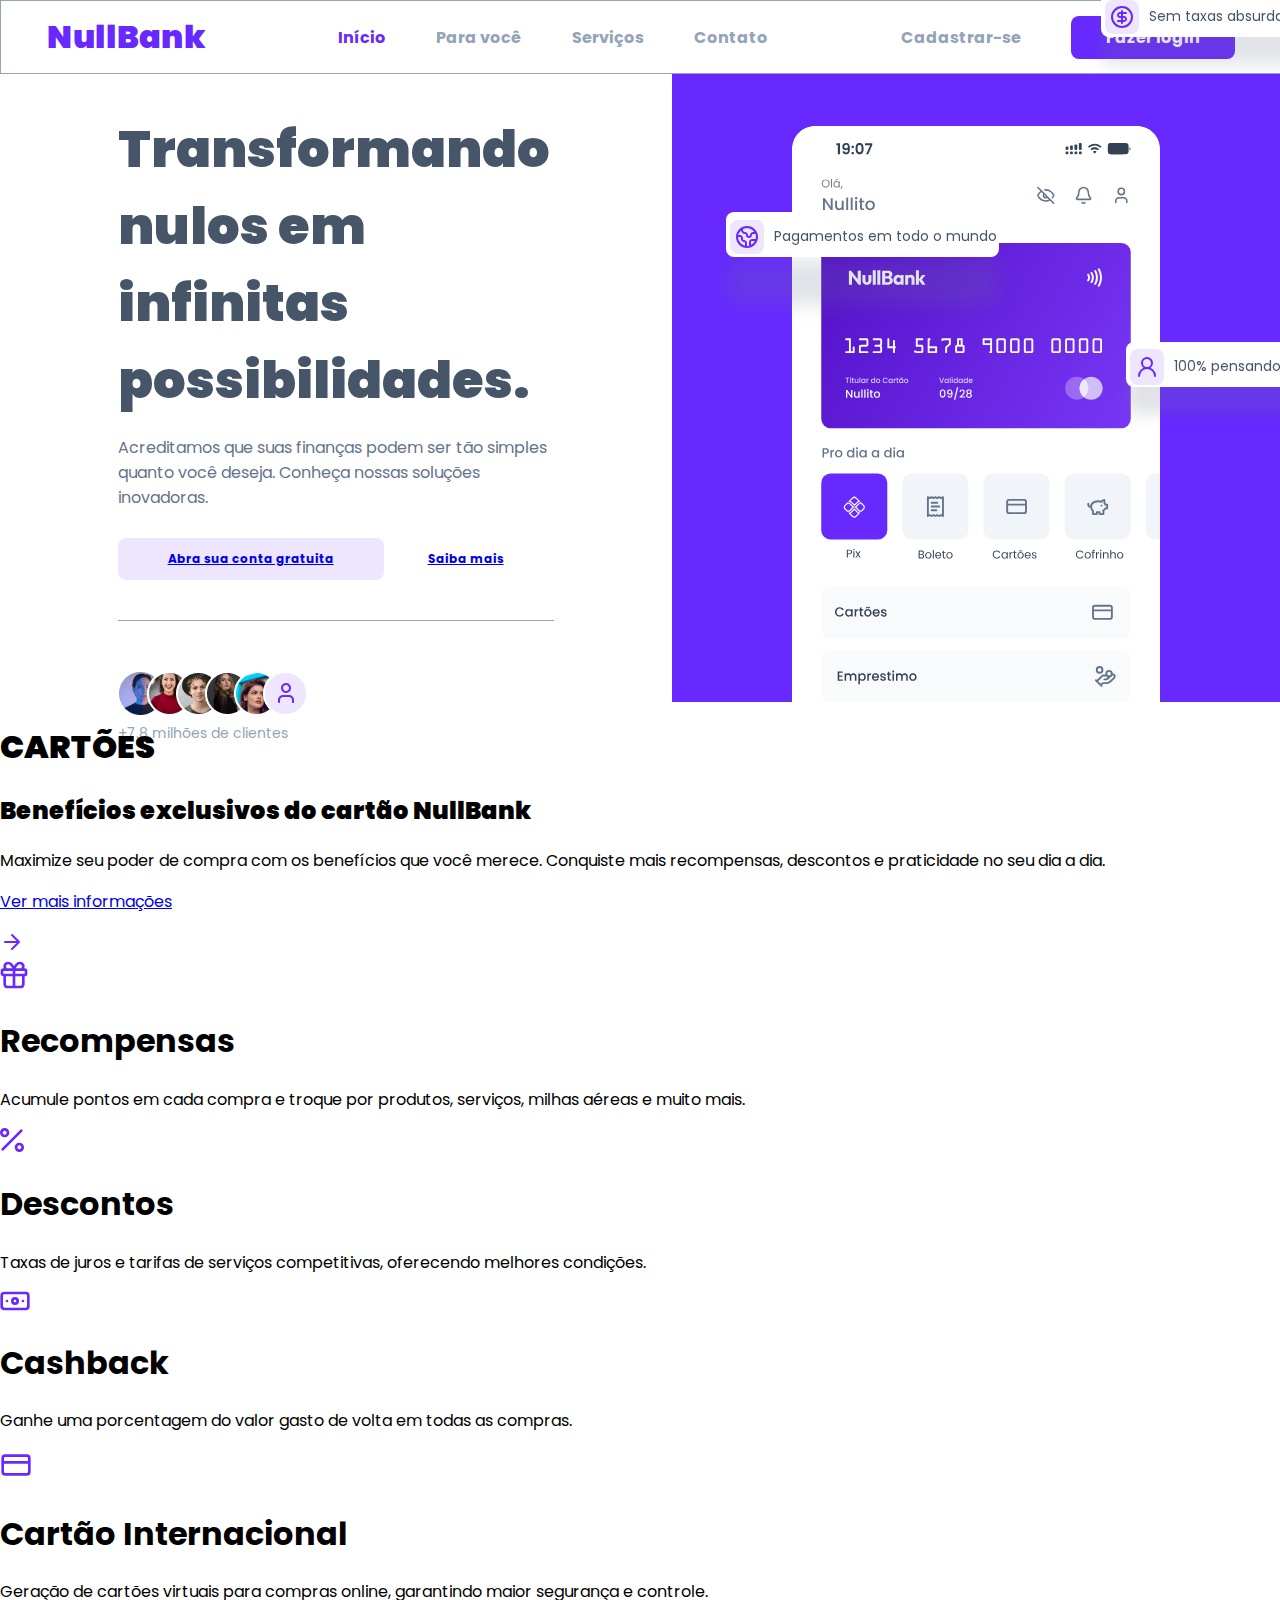
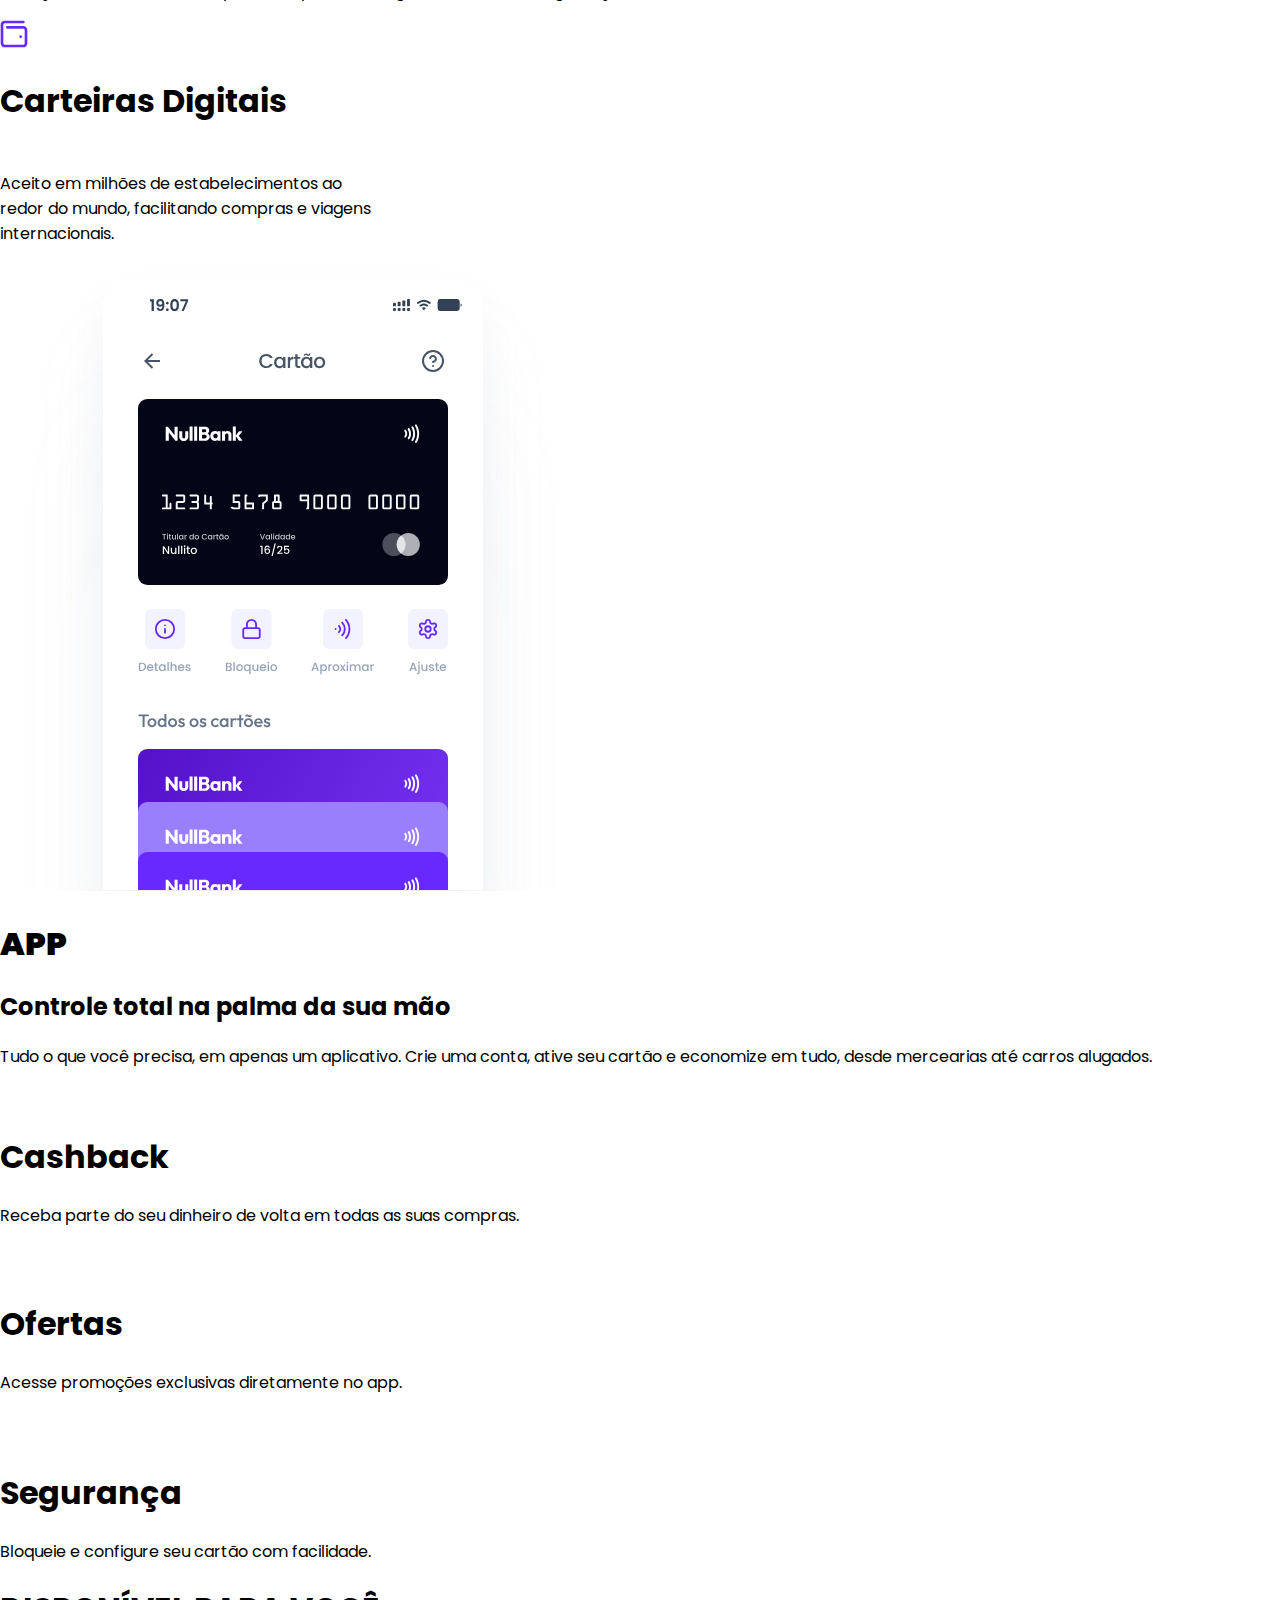
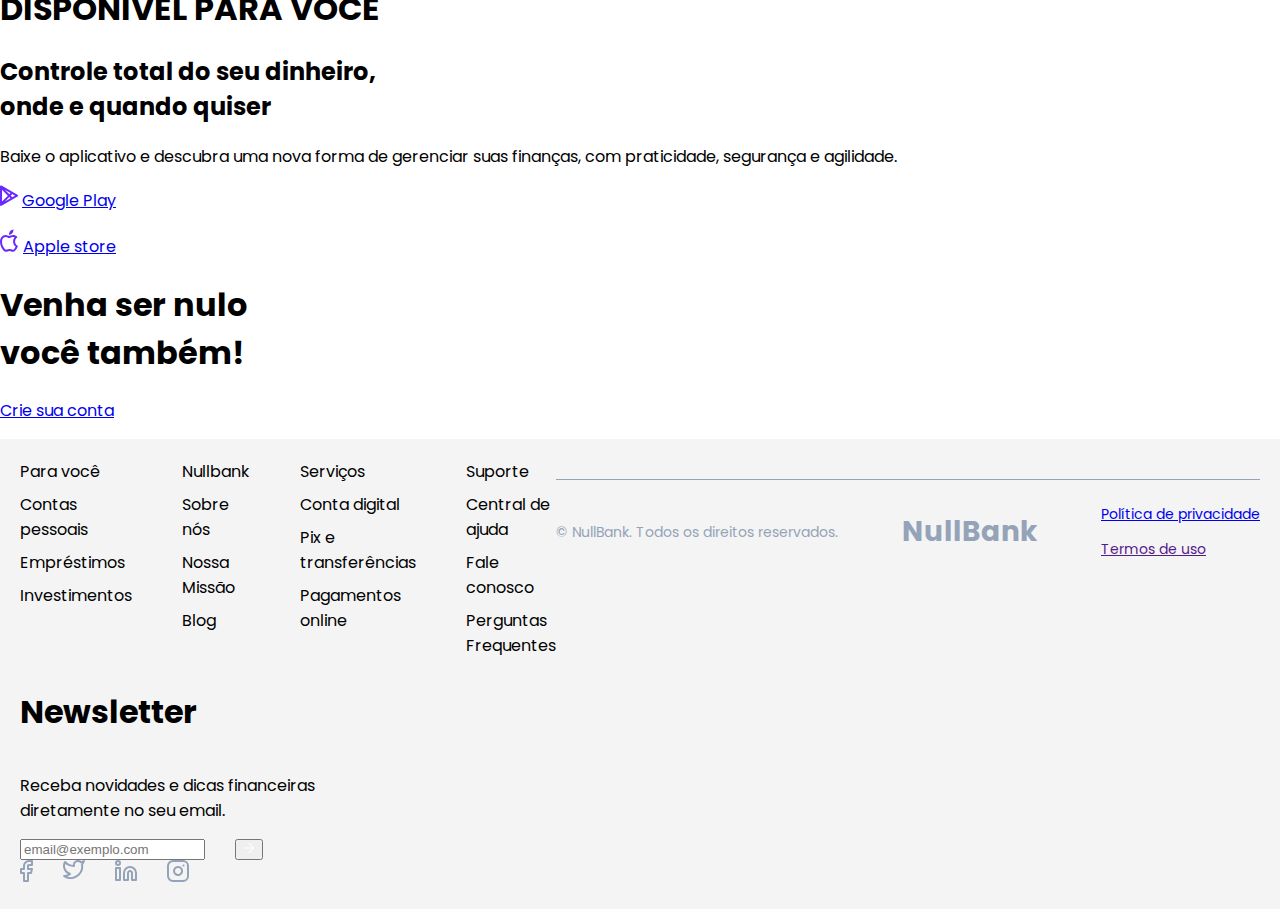
<file: index.html>
<!DOCTYPE html>
<html lang="pt-br">
<head>
    <meta charset="UTF-8">
    <meta name="viewport" content="width=device-width, initial-scale=1.0">
    <link rel="stylesheet" href="style.css">
    <link rel="shortcut icon" href="images/favicon.ico" type="image/x-icon">
    <title>Nullbank</title>
</head>
<body>
       <!-- INICIO DO HEADER-->
    <header>
        <h1><strong>NullBank</strong></h1>
        <nav>
            <ul>
                <li><a href="index.html"id="menu"><strong>Início</strong></a></li>
                <li><a href="404.html" class="roxomenu"><strong>Para você</strong></a></li>
                <li><a href="404.html" class="roxomenu"><strong>Serviços</strong></a></li>
                <li><a href="contact.html" class="roxomenu"><strong>Contato</strong></a></li>    
            </ul>
        </nav>
        <nav>
            <ul>
                <li><a href="404.html" class="roxomenu"><strong>Cadastrar-se</strong></a></li>
                <li id="loginbutton"><a href="404.html" id="login"><strong>Fazer login</strong></a></li>
             </ul>
        </nav>
    </header>
    <!-- INICIO DAS PAGINAS-->
    <main>
           <!-- Primeira tela-->
        <section id="firstcontainer">
            <section id="leftcontainer">
                <div id="centerleftcontainer">
                    <div class="accounttext">
                        <h1><br><strong>Transformando</br> nulos em infinitas</br> possibilidades.</strong></h1>
                        <p>Acreditamos que suas finanças podem ser tão simples<br> quanto você deseja. Conheça nossas soluções inovadoras.</br></p>
                    </div>
                    <div class="openaccount">
                        <p class="openaccountbutton"><strong><a href="404.html">Abra sua conta gratuita</a></strong></p>
                        <p id="sideopen"><strong><a href="404.html">Saiba mais</a></strong></p>
                    </div>
                    <div class="avatars">
                        <img src="images/avatars.png" alt="Fotos de clientes">
                        <p>+7.8 milhões de clientes</p>
                    </div>
                </div>
            </section>
            <!-- Segunda tela-->
            <section id="rightcontainer">
                <div class="baloons">
                    <div class="designbaloons1" id="baloon01">
                        <div id="positionballon">
                             <div><img class="imgballon" src="images/icon01.svg" alt=""></div>
                             <p>
                             Sem taxas absurdas
                            </p>
                        </div>
                    </div>
                    <div class="designbaloons2" id="baloon02">
                        <div id="positionballon">
                            <div><img class="imgballon" src="images/icon02.svg" alt=""></div>
                            <p>
                                Pagamentos em todo o mundo
                            </p>
                        </div>
                    </div>
                    <div class="designbaloons3" id="baloon03">
                        <div id="positionballon" >
                            <div><img class="imgballon" id="fixpadding" src="images/icon03.svg" alt=""></div>
                            <p>
                                100% pensando em você
                            </p>
                        </div>
                    </div>
                </div>
                <img id="imgbaloon" src="images/card01.svg" alt="">
            </section>
        </section>
        <!-- Inicio do container com os beneficios NULLBANK-->
         <section class="containerbenefits">
            <div class="containerbenefitscenter">
                <div class="contaienrbenefitscenterinformations">
                    <h1><strong>CARTÕES</strong></h1>
                        <h2><strong id="beneficioscolor">Benefícios exclusivos do cartão </strong><strong id="nullbankcolor">NullBank</strong></h2>
                        <p>Maximize seu poder de compra com os benefícios que você merece. Conquiste mais recompensas, descontos e praticidade no seu dia a dia.</p>
                    <div class="containerbenefitscenterinformationssee">
                        <p>
                            <a href="404.html">Ver mais informações</a>
                        </p>
                        <img src="images/arrow-right.svg" alt="">
                    </div>
                </div>
                <div class="containerbenefitscentersquares">
                    <div class="containerbenefitscentersquares01">
                        <div id="containerbenefitsdesign">
                            <div class="containerbenefitsimg">
                                <img src="images/icongiftpurple.svg" alt=""id="backgroundbenefitsimage">
                                <h1>Recompensas</h1>
                            </div>
                            <p>
                                Acumule pontos em cada compra e troque por produtos, serviços, milhas aéreas e muito mais.
                            </p>
                        </div>
                        <div id="containerbenefitsdesign" class="fixdesconto">
                            <div class="containerbenefitsimg">
                                <img src="images/iconpercentepurple.svg" alt=""id="backgroundbenefitsimage">
                                <h1>Descontos</h1>
                               
                            </div>
                            <p>
                                Taxas de juros e tarifas de serviços competitivas, oferecendo melhores condições.
                            </p>
                        </div>
                    </div>
                    <div class="containerbenefitscentersquare02">
                        <div class="containerbenefitscentersquares02" id="containerbenefitsdesign">
                            <div class="containerbenefitsimg">
                                <img src="images/iconcashpurple.svg" alt=""id="backgroundbenefitsimage">
                                <h1>
                                    Cashback
                                </h1>
                            </div>
                            <p>
                                Ganhe uma porcentagem do valor gasto de volta em todas as compras.
                            </p>
                        </div>
                        <div class="containerbenefitscentersquares02" id="containerbenefitsdesign">
                            <div class="containerbenefitsimg" id="">
                                <img src="images/iconcardpurple.svg" alt="" id="backgroundbenefitsimage">
                                <h1>
                                    Cartão Internacional
                                </h1>
                            </div>
                            <p>
                                Geração de cartões virtuais para compras online, garantindo maior segurança e controle.
                            </p>
                        </div>
                    </div>
                    <div class="containerbenefitscentersquare03" id="containerbenefitsdesign02">
                        <div class="wallet" id="fixwallet" >
                            <img src="images/iconwalletpurple.svg" alt="" id="backgroundbenefitsimage02">
                            <h1>
                                Carteiras Digitais
                            </h1>
                        </div>
                        <p>
                            <br>Aceito em milhões de estabelecimentos ao</br> redor do mundo, facilitando compras e viagens <br>internacionais.</br>
                        </p>
                    </div>
                </div>
            </div>
         </section>
        <!-- Inicio do container com o aplicativo-->
        <section class="containerapp">
            <section class="containerapp2">
                <div class="containerapp3">
                    <div id="backgroundapp">
                    </div>
                    <div id="imgapp">
                        <img src="images/app.svg" alt="">
                    </div>
                </div>
                <div class="containerappright">
                    <div class="controlapp">
                        <h1><strong>APP</strong></h1>
                        <h2>Controle total na palma da sua mão</h2>
                        <p>Tudo o que você precisa, em apenas um aplicativo. Crie uma conta, ative seu cartão e economize em tudo, desde mercearias até carros alugados.</p>
                    </div>
                        <div class="containerblock">
                            <div class="imgbackground"><img src="images/iconcash.svg" class="imgfix" alt=""></div>
                            <div class="spacing">
                                <h1>Cashback</h1>
                                <p>Receba parte do seu dinheiro de volta em todas as suas compras.</p>
                            </div>
                        </div>
                        <div class="containerblock">
                            <div class="imgbackground"><img src="images/icongift.svg" class="imgfix" alt=""></div>
                            <div class="spacing">
                                <h1>Ofertas</h1>
                                <p>Acesse promoções exclusivas diretamente no app.</p>
                            </div>
                        </div>
                        <div class="containerblock">
                            <div class="imgbackground"><img src="images/iconshield.svg " class="imgfix" alt=""></div>
                            <div class="spacing">
                                <h1>Segurança</h1>
                                <p>Bloqueie e configure seu cartão com facilidade.</p>
                            </div>
                        </div>
                </div>
            </section>
        </section>
        <!-- Inicio do container com link da appstore-->
        <section class="containerappstore">
            <div class="containerappstoretext">
                <h1>DISPONÍVEL PARA VOCÊ</h1>
                <h2>Controle total do seu dinheiro,<br>onde e quando quiser</br></h2>
                <p id="downloadapp">Baixe o aplicativo e descubra uma nova forma de gerenciar suas finanças, com praticidade, segurança e agilidade.</p>
                <div id="appstorebutton">
                    <p id="buttonapp">
                        <img src="images/google.svg" alt="">
                        <a href="https://play.google.com/store/games?device=windows&&utm_source=latam_Med&utm_medium=hasem&utm_content=Dec1622&utm_campaign=Evergreen&pcampaignid=MKT-EDR-latam-br-1710138+-Med-hasem-py-Evergreen-Dec1622-Text_Search_BKWS-id_102353_%7CEXA%7CONSEM_kwid_43700074624718074_adgroupid_145056775856_keywordid_kwd-35838016136&gad_source=1&gclid=CjwKCAiA7Y28BhAnEiwAAdOJUOcdx0rPB3pJ5tB02rg6VOMS9Ugy0usM5ddQXdh0PTWY01zYPwpbPhoCa7MQAvD_BwE">Google Play</a>
                    </p>
                    <p id="buttonapp">
                        <img src="images/appstore.svg" alt="">
                        <a href="https://apps.apple.com/br/charts/iphone">Apple store</a>
                    </p>
                </div>
            </div>
            <div>
                <div id="card">
                </div>
                <div id="secondcard">
                </div>
            </div>
        </section>
       <!-- Inicio do container com imagem-->
        <section class="containerimg">
            <div class="containerimgtext">
                <h1>Venha ser nulo <br>você também!</br></h1>
                <div class="containerimgopenaccount">
                    <p><a href="404.html">Crie sua conta</a></p>
                </div>
            </div>
        </section>

    </main>
       <!-- Inicio do footer-->
    <footer>
        <section class="firstfooter">
                <div class="navandmedia" >
                    <section class="aboutfooter">
                        <nav class="navfooter">
                            <ul>
                                <li id="tittleli">Para você</li>
                                <li>Contas pessoais</li>
                                <li>Empréstimos</li>
                                <li>Investimentos</li>
                            </ul>
                            <ul>
                                <li id="tittleli">Nullbank</li>
                                <li>Sobre nós</li>
                                <li>Nossa Missão</li>
                                <li>Blog</li>
                            </ul>
                            <ul>
                                <li id="tittleli">Serviços</li>
                                <li>Conta digital</li>
                                <li>Pix e transferências</li>
                                <li>Pagamentos online</li>
                            </ul>
                            <ul>
                                <li id="tittleli">Suporte</li>
                                <li>Central de ajuda</li>
                                <li>Fale conosco</li>
                                <li>Perguntas Frequentes</li>
                            </ul>
                        </nav>
                    </section>
                    <aside>
                        <section class="socialmedia">
                            <h1>Newsletter</h1>
                            <p>Receba novidades e dicas financeiras<br> diretamente no seu email.</br></p>
                            <div class="newsletter">
                                <input type="text" placeholder="email@exemplo.com">
                                <button><img src="images/whitearrow.svg" alt="Enviar"></button>
                            </div>
                            <div class="footericons">
                                <a href="https://www.facebook.com/?locale=pt_BR" target="_blank"><img src="images/icon04.svg" alt="Ícone 1"></a>
                                <a href="https://x.com/?lang=pt" target="_blank"><img src="images/icon05.svg" alt="Ícone 2"></a>
                                <a href="https://www.linkedin.com/home" target="_blank"><img src="images/icon06.svg" alt="Ícone 3"></a>
                                <a href="https://www.instagram.com/accounts/login/?source=logged_out_megaphone_signup" target="_blank"><img src="images/icon07.svg" alt="Ícone 4"></a>
                            </div>
                        </section>
                    </aside>
                    </section>
                </div>
        <section id="copyright">
            <div>
                <p>&copy; NullBank. Todos os direitos reservados.</p>
            </div>
            <div>
                <h1>NullBank</h1>
            </div>
            <div class="politic">
                <p><a href="404.html"><a href="404.html">Política de privacidade</a></a></p>
                <p id="fixpolitic"><a href="404.html"><a href="">Termos de uso</a></a></p>
            </div>
        </section>
    </footer>
    
<script src="script.js"></script>
</body>
</html>
</file>
<file: style.css>
@import url('https://fonts.googleapis.com/css2?family=Poppins:ital,wght@0,100;0,200;0,300;0,400;0,500;0,600;0,700;0,800;0,900;1,100;1,200;1,300;1,400;1,500;1,600;1,700;1,800;1,900&display=swap');


body{
    margin: 0px;
    border: 0px;
}

/*Inicio do CCS do HEADER*/
header{
    display: flex;
    justify-content: space-around;
    align-items: center;
    font-family: 'Poppins',serif;
    width: 100%;
    height: 72px;
    position: fixed;
    background-color: #ffffff;
    border: 1px solid #94a3b8 !important

}

header h1{
    color: #6729FF;
}


header ul {
    display: inline-flex;
    list-style: none;
    gap: 50px;

}

header a{
    text-decoration: none;
    color: #94A3B8;
}

#menu{
    color: #6729FF;
}

#login {
    color: #ffffff;
    background-color: #6729FF;
    padding: 10px 35px 10px 35px;
    border-radius: 8px 8px;
}

/*Inicio do CCS da primeira sessão da 1 página */

 main{
    font-family: 'Poppins',serif;
}

/*Estilo do bloco geral da primeira pagina*/
#firstcontainer{
    display: grid;
    grid-template-columns: 52.50% 47.50%;
    height: 702px;
}


/*Estilo do primeiro bloco da esquerda*/
#leftcontainer{
    display: flex;
    align-items: center;
    justify-content: center;
    height: 702px;
}

/*Estilo do CENTRO DO primeiro bloco da esquerda (POSICIONAMENTO E TAMANHO DOS ELEMENTOS)*/
#centerleftcontainer{
    height: 702px;
    width: 65%;
    align-items: center;

}

.accounttext h1{
    color: #475569;
    font-size: 45px;

}

.openaccount {
    margin-bottom: 28px;
}
.openaccount p{
    display: inline-block;
    font-size: 12px;

}
/*Botão de abra sua conta na esquerda do bloco*/
.openaccountbutton{
    background-color: #EEE5FF;
    color: #6729FF;
    padding: 12px 50px 12px 50px;
    border-radius: 8px 8px;
    
}
#sideopen{
    padding-left: 40px; 
    color: #64748B;
}

.accounttext{
    justify-content: center;

}
.accounttext h1{
    color: #475569;
    margin-bottom: 15px;
    font-size: 3.2em;
}
.accounttext p{
    color: #64748B;
    font-size: 16px;
}

.avatars{
    border-top: 1px solid  #94a3b8;
    padding-top: 50px;

}

.avatars p{
    color: #94A3B8;
    font-size: 14px;
    margin-top: 0px;

}

/*Inicio do bloco da primeira pagina parte da direita ( app)*/


/*Estilo do primeiro bloco da direita*/



#rightcontainer{
    display: flex;
    align-items: end;
    justify-content: center;
    background-color: #6729FF;
    height: 702px;

}

/*APP com balões*/
#positionballon{
    display: inline-flex;
    gap: 10px;

}

#positionballon div{
    display: flex;
    align-items: center;
    justify-content: center;
    padding-left: 1px;
}
#fixpadding{
    padding: 8px;
}

#imgbaloon{
    height: 82%;
}

.imgballon{
    align-items: center;
    padding: 6px;
    background-color:#EEE5FF ;
    border-radius: 8px 8px;
}

.designbaloons1{
    padding-left: 3px;
    color: #475569;
    background-color: #FFFFFF;
    border-radius: 8px 8px 8px 8px;
    width: 195px;
    height: 45px;
    font-size: 14px;
    box-shadow: 0px 27px 16px 0px #67748a33;
}

.designbaloons2{
    padding-left: 3px;
    color: #475569;
    background-color: #FFFFFF;
    border-radius: 8px 8px 8px 8px;
    width: 270px;
    height: 45px;
    font-size: 14px;
    box-shadow: 0px 48px 19px 0px #67748a33;
}

.designbaloons3{
    padding-left: 3px;
    color: #475569;
    background-color: #FFFFFF;
    border-radius: 8px 8px 8px 8px;
    width: 225px;
    height: 45px;
    font-size: 14px;
    box-shadow: 0px 27px 16px 0px #67748a33;
}

.designbaloons div{
    padding-left: 2px;

}
 .baloons{
    position: absolute;
    height: 100%;
    width: 50%;
}

/*Posicionamento dos baloes no app*/
#baloon01{
    position: absolute;
    left: 445px;
    top: 190px;
}

#baloon02{
    position: absolute;
    left: 70px;
    top: 410px;
}

#baloon03{
    position: absolute;
    left: 470px;
    top: 540px;
}

/*Inicio do CCS do FOOTER*/
footer {
    font-family: 'Poppins', serif;
    display: flex;
    justify-content: space-between;
    align-items: flex-start;
    padding: 20px;
    background-color: #f4f4f4;
}

footer nav {
    display: flex;
    gap: 50px;
}

footer ul {
    list-style: none;
    padding: 0;
    margin: 0;
}

footer ul li {
    margin-bottom: 8px;
}

footer aside {
    display: flex;
    flex-direction: column;
    align-items: flex-start;
    gap: 20px;
}

footer .socialmedia {
    display: flex;
    flex-direction: column;
    align-items: self-start;
    
}

footer .socialmedia div {
    display: flex;
    gap: 30px;
}

footer #copyright {
    display: flex;
    justify-content: space-between;
    align-items: center;
    width: 100%;
    border-top: 1px solid #94A3B8;
    padding-top: 10px;
    margin-top: 20px;
    font-size: 14px;
    color: #94A3B8;
}
</file>
